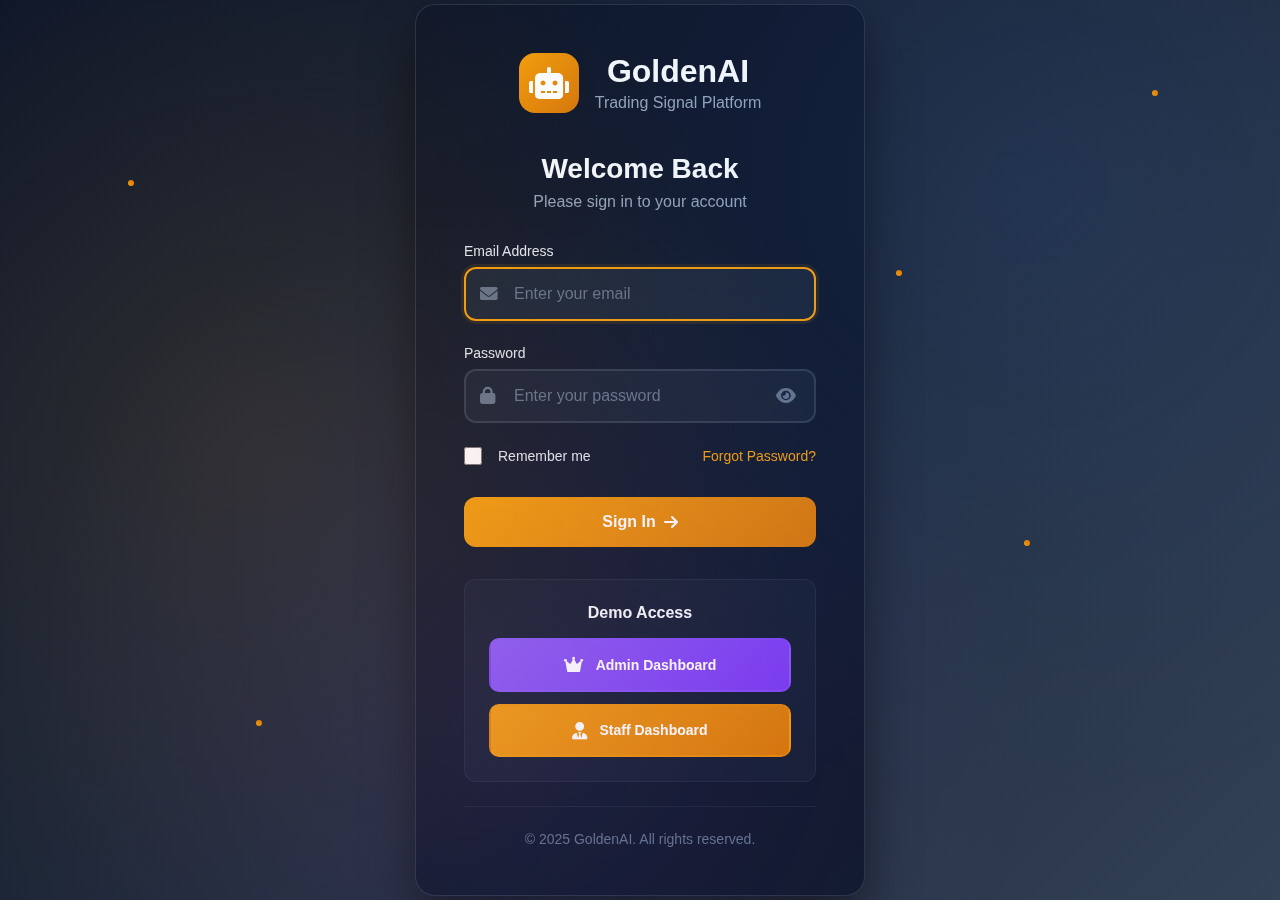
<file: index.html>
<!DOCTYPE html>
<html lang="en">
<head>
    <meta charset="UTF-8">
    <meta name="viewport" content="width=device-width, initial-scale=1.0">
    <title>GoldenAI - Login</title>
    <link rel="stylesheet" href="assets/css/common.css">
    <link rel="stylesheet" href="assets/css/login.css">
    <link href="https://cdnjs.cloudflare.com/ajax/libs/font-awesome/6.0.0/css/all.min.css" rel="stylesheet">
</head>
<body class="login-page">
    <div class="login-container">
        <div class="login-card">
            <div class="login-header">
                <div class="brand-logo">
                    <div class="brand-icon">
                        <i class="fas fa-robot"></i>
                    </div>
                    <div class="brand-text">
                        <h1>GoldenAI</h1>
                        <p>Trading Signal Platform</p>
                    </div>
                </div>
            </div>
            
            <div class="login-form-container">
                <h2>Welcome Back</h2>
                <p class="login-subtitle">Please sign in to your account</p>
                
                <form class="login-form" id="loginForm">
                    <div class="form-group">
                        <label for="email">Email Address</label>
                        <div class="input-wrapper">
                            <i class="fas fa-envelope"></i>
                            <input type="email" id="email" name="email" placeholder="Enter your email" required>
                        </div>
                    </div>
                    
                    <div class="form-group">
                        <label for="password">Password</label>
                        <div class="input-wrapper">
                            <i class="fas fa-lock"></i>
                            <input type="password" id="password" name="password" placeholder="Enter your password" required>
                            <button type="button" class="toggle-password" onclick="togglePassword()">
                                <i class="fas fa-eye"></i>
                            </button>
                        </div>
                    </div>
                    
                    <div class="form-options">
                        <label class="checkbox-wrapper">
                            <input type="checkbox" id="remember">
                            <span class="checkmark"></span>
                            Remember me
                        </label>
                        <a href="#" class="forgot-password">Forgot Password?</a>
                    </div>
                    
                    <button type="submit" class="login-btn">
                        <span class="btn-text">Sign In</span>
                        <i class="fas fa-arrow-right"></i>
                    </button>
                </form>
                
                <div class="demo-access">
                    <h3>Demo Access</h3>
                    <div class="demo-buttons">
                        <a href="admin.html" class="demo-btn admin-btn">
                            <i class="fas fa-crown"></i>
                            <span>Admin Dashboard</span>
                        </a>
                        <a href="staff.html" class="demo-btn staff-btn">
                            <i class="fas fa-user-tie"></i>
                            <span>Staff Dashboard</span>
                        </a>
                    </div>
                </div>
            </div>
            
            <div class="login-footer">
                <p>&copy; 2025 GoldenAI. All rights reserved.</p>
            </div>
        </div>
        
        <div class="login-background">
            <div class="bg-pattern"></div>
            <div class="floating-elements">
                <div class="float-item"></div>
                <div class="float-item"></div>
                <div class="float-item"></div>
                <div class="float-item"></div>
                <div class="float-item"></div>
            </div>
        </div>
    </div>
    
    <!-- Login Success Modal -->
    <div class="modal-overlay" id="loginModal" style="display: none;">
        <div class="login-success-modal">
            <div class="success-icon">
                <i class="fas fa-check-circle"></i>
            </div>
            <h3>Login Successful!</h3>
            <p id="welcomeMessage">Welcome back!</p>
            <div class="loading-bar">
                <div class="loading-progress"></div>
            </div>
            <p class="redirect-text">Redirecting to dashboard...</p>
        </div>
    </div>
    
    <script src="assets/js/login.js"></script>
</body>
</html>
</file>
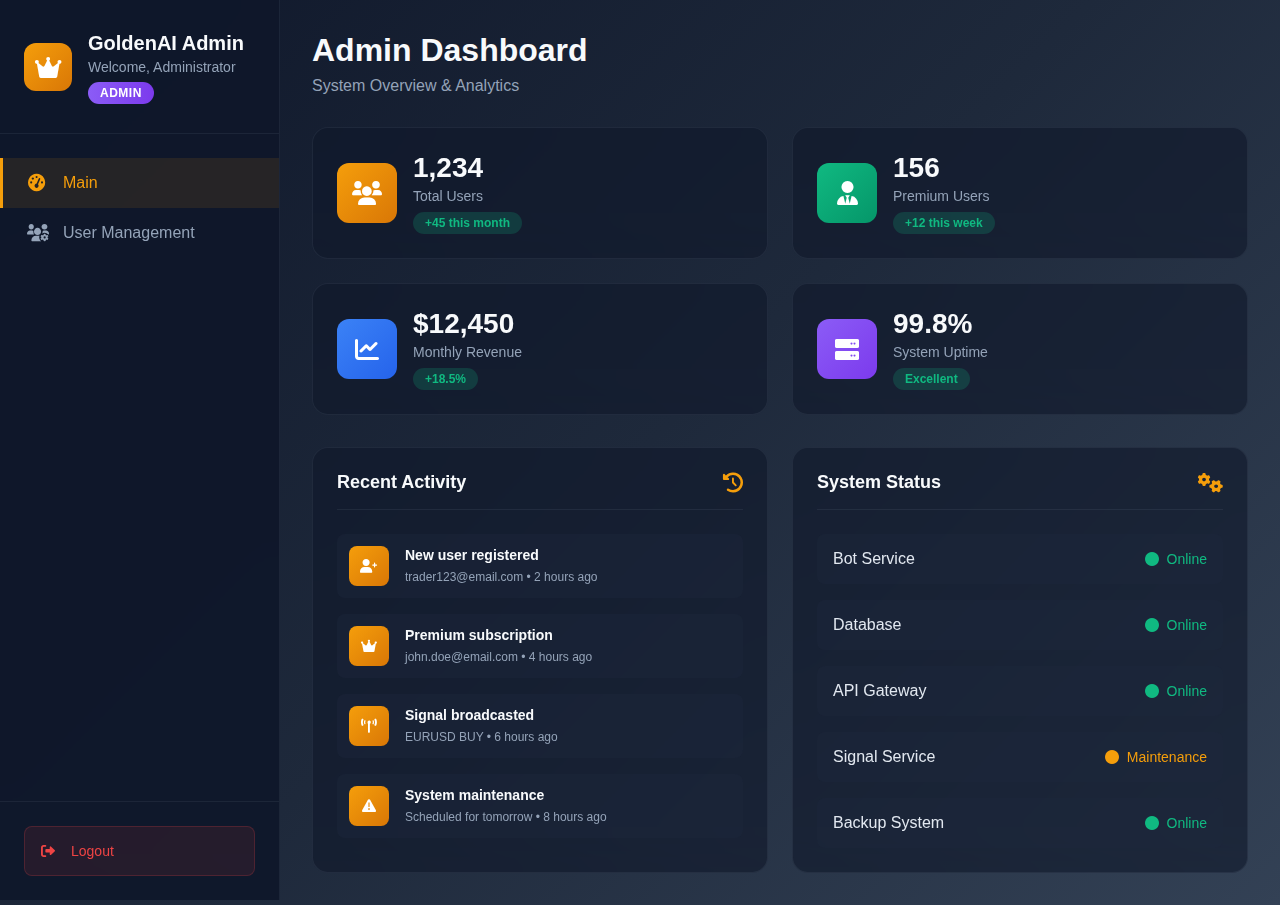
<file: admin.html>
<!DOCTYPE html>
<html lang="en">
<head>
    <meta charset="UTF-8">
    <meta name="viewport" content="width=device-width, initial-scale=1.0">
    <title>GoldenAI Admin Dashboard</title>
    <link rel="stylesheet" href="assets/css/common.css">
    <link rel="stylesheet" href="assets/css/dashboard.css">
    <link rel="stylesheet" href="assets/css/admin.css">
    <link href="https://cdnjs.cloudflare.com/ajax/libs/font-awesome/6.0.0/css/all.min.css" rel="stylesheet">
</head>
<body>
    <div class="app-container">
        <!-- Sidebar -->
        <div class="sidebar">
            <div class="sidebar-header">
                <div class="brand">
                    <div class="brand-icon">
                        <i class="fas fa-crown"></i>
                    </div>
                    <div class="brand-text">
                        <h2>GoldenAI Admin</h2>
                        <p>Welcome, Administrator</p>
                        <span class="admin-badge">ADMIN</span>
                    </div>
                </div>
            </div>
            
            <nav class="sidebar-nav">
                <a href="#" class="nav-item active" data-page="main">
                    <i class="fas fa-tachometer-alt"></i>
                    <span>Main</span>
                </a>
                <a href="#" class="nav-item" data-page="users">
                    <i class="fas fa-users-cog"></i>
                    <span>User Management</span>
                </a>
            </nav>
            
            <div class="sidebar-footer">
                <button class="logout-btn" onclick="logout()">
                    <i class="fas fa-sign-out-alt"></i>
                    <span>Logout</span>
                </button>
            </div>
        </div>
        
        <!-- Main Content -->
        <div class="main-content">
            <!-- Main Dashboard Page -->
            <div class="page active" id="main-page">
                <div class="page-header">
                    <h1>Admin Dashboard</h1>
                    <p class="page-subtitle">System Overview & Analytics</p>
                </div>
                
                <div class="dashboard-grid">
                    <div class="metric-card">
                        <div class="metric-icon">
                            <i class="fas fa-users"></i>
                        </div>
                        <div class="metric-content">
                            <div class="metric-value">1,234</div>
                            <div class="metric-label">Total Users</div>
                            <div class="metric-change positive">+45 this month</div>
                        </div>
                    </div>
                    
                    <div class="metric-card">
                        <div class="metric-icon">
                            <i class="fas fa-user-tie"></i>
                        </div>
                        <div class="metric-content">
                            <div class="metric-value">156</div>
                            <div class="metric-label">Premium Users</div>
                            <div class="metric-change positive">+12 this week</div>
                        </div>
                    </div>
                    
                    <div class="metric-card">
                        <div class="metric-icon">
                            <i class="fas fa-chart-line"></i>
                        </div>
                        <div class="metric-content">
                            <div class="metric-value">$12,450</div>
                            <div class="metric-label">Monthly Revenue</div>
                            <div class="metric-change positive">+18.5%</div>
                        </div>
                    </div>
                    
                    <div class="metric-card">
                        <div class="metric-icon">
                            <i class="fas fa-server"></i>
                        </div>
                        <div class="metric-content">
                            <div class="metric-value">99.8%</div>
                            <div class="metric-label">System Uptime</div>
                            <div class="metric-change success">Excellent</div>
                        </div>
                    </div>
                </div>
                
                <div class="admin-widgets">
                    <div class="widget-row">
                        <div class="widget-card">
                            <div class="widget-header">
                                <h3>Recent Activity</h3>
                                <i class="fas fa-history"></i>
                            </div>
                            <div class="activity-list">
                                <div class="activity-item">
                                    <div class="activity-icon">
                                        <i class="fas fa-user-plus"></i>
                                    </div>
                                    <div class="activity-content">
                                        <p><strong>New user registered</strong></p>
                                        <span>trader123@email.com • 2 hours ago</span>
                                    </div>
                                </div>
                                <div class="activity-item">
                                    <div class="activity-icon">
                                        <i class="fas fa-crown"></i>
                                    </div>
                                    <div class="activity-content">
                                        <p><strong>Premium subscription</strong></p>
                                        <span>john.doe@email.com • 4 hours ago</span>
                                    </div>
                                </div>
                                <div class="activity-item">
                                    <div class="activity-icon">
                                        <i class="fas fa-broadcast-tower"></i>
                                    </div>
                                    <div class="activity-content">
                                        <p><strong>Signal broadcasted</strong></p>
                                        <span>EURUSD BUY • 6 hours ago</span>
                                    </div>
                                </div>
                                <div class="activity-item">
                                    <div class="activity-icon">
                                        <i class="fas fa-exclamation-triangle"></i>
                                    </div>
                                    <div class="activity-content">
                                        <p><strong>System maintenance</strong></p>
                                        <span>Scheduled for tomorrow • 8 hours ago</span>
                                    </div>
                                </div>
                            </div>
                        </div>
                        
                        <div class="widget-card">
                            <div class="widget-header">
                                <h3>System Status</h3>
                                <i class="fas fa-cogs"></i>
                            </div>
                            <div class="status-list">
                                <div class="status-item">
                                    <span class="status-label">Bot Service</span>
                                    <span class="status-indicator online">
                                        <i class="fas fa-circle"></i> Online
                                    </span>
                                </div>
                                <div class="status-item">
                                    <span class="status-label">Database</span>
                                    <span class="status-indicator online">
                                        <i class="fas fa-circle"></i> Online
                                    </span>
                                </div>
                                <div class="status-item">
                                    <span class="status-label">API Gateway</span>
                                    <span class="status-indicator online">
                                        <i class="fas fa-circle"></i> Online
                                    </span>
                                </div>
                                <div class="status-item">
                                    <span class="status-label">Signal Service</span>
                                    <span class="status-indicator warning">
                                        <i class="fas fa-circle"></i> Maintenance
                                    </span>
                                </div>
                                <div class="status-item">
                                    <span class="status-label">Backup System</span>
                                    <span class="status-indicator online">
                                        <i class="fas fa-circle"></i> Online
                                    </span>
                                </div>
                            </div>
                        </div>
                    </div>
                </div>
            </div>
            
            <!-- User Management Page -->
            <div class="page" id="users-page">
                <div class="page-header">
                    <h1>User Management</h1>
                    <p class="page-subtitle">Manage user accounts and permissions</p>
                </div>
                
                <div class="user-management-container">
                    <div class="user-controls">
                        <div class="search-bar">
                            <i class="fas fa-search"></i>
                            <input type="text" placeholder="Search users..." id="userSearch">
                        </div>
                        <div class="filter-controls">
                            <select class="filter-select" id="userFilter">
                                <option value="all">All Users</option>
                                <option value="premium">Premium</option>
                                <option value="free">Free</option>
                                <option value="suspended">Suspended</option>
                            </select>
                            <button class="btn-primary" onclick="showAddUserModal()">
                                <i class="fas fa-plus"></i>
                                Add User
                            </button>
                        </div>
                    </div>
                    
                    <div class="user-table-container">
                        <table class="user-table">
                            <thead>
                                <tr>
                                    <th>User</th>
                                    <th>Email</th>
                                    <th>Type</th>
                                    <th>Status</th>
                                    <th>Joined</th>
                                    <th>Actions</th>
                                </tr>
                            </thead>
                            <tbody id="userTableBody">
                                <tr>
                                    <td>
                                        <div class="user-info">
                                            <div class="user-avatar">
                                                <i class="fas fa-user"></i>
                                            </div>
                                            <div class="user-details">
                                                <strong>John Doe</strong>
                                                <span>ID: #1234</span>
                                            </div>
                                        </div>
                                    </td>
                                    <td>john.doe@email.com</td>
                                    <td><span class="badge premium">Premium</span></td>
                                    <td><span class="status-badge active">Active</span></td>
                                    <td>2 weeks ago</td>
                                    <td>
                                        <div class="action-buttons">
                                            <button class="btn-icon" title="Edit">
                                                <i class="fas fa-edit"></i>
                                            </button>
                                            <button class="btn-icon warning" title="Suspend">
                                                <i class="fas fa-pause"></i>
                                            </button>
                                            <button class="btn-icon danger" title="Delete">
                                                <i class="fas fa-trash"></i>
                                            </button>
                                        </div>
                                    </td>
                                </tr>
                                <tr>
                                    <td>
                                        <div class="user-info">
                                            <div class="user-avatar">
                                                <i class="fas fa-user"></i>
                                            </div>
                                            <div class="user-details">
                                                <strong>Sarah Wilson</strong>
                                                <span>ID: #1235</span>
                                            </div>
                                        </div>
                                    </td>
                                    <td>sarah.wilson@email.com</td>
                                    <td><span class="badge free">Free</span></td>
                                    <td><span class="status-badge active">Active</span></td>
                                    <td>5 days ago</td>
                                    <td>
                                        <div class="action-buttons">
                                            <button class="btn-icon" title="Edit">
                                                <i class="fas fa-edit"></i>
                                            </button>
                                            <button class="btn-icon warning" title="Suspend">
                                                <i class="fas fa-pause"></i>
                                            </button>
                                            <button class="btn-icon danger" title="Delete">
                                                <i class="fas fa-trash"></i>
                                            </button>
                                        </div>
                                    </td>
                                </tr>
                                <tr>
                                    <td>
                                        <div class="user-info">
                                            <div class="user-avatar">
                                                <i class="fas fa-user"></i>
                                            </div>
                                            <div class="user-details">
                                                <strong>Mike Johnson</strong>
                                                <span>ID: #1236</span>
                                            </div>
                                        </div>
                                    </td>
                                    <td>mike.johnson@email.com</td>
                                    <td><span class="badge premium">Premium</span></td>
                                    <td><span class="status-badge suspended">Suspended</span></td>
                                    <td>1 month ago</td>
                                    <td>
                                        <div class="action-buttons">
                                            <button class="btn-icon" title="Edit">
                                                <i class="fas fa-edit"></i>
                                            </button>
                                            <button class="btn-icon success" title="Activate">
                                                <i class="fas fa-play"></i>
                                            </button>
                                            <button class="btn-icon danger" title="Delete">
                                                <i class="fas fa-trash"></i>
                                            </button>
                                        </div>
                                    </td>
                                </tr>
                            </tbody>
                        </table>
                    </div>
                    
                    <div class="pagination">
                        <button class="pagination-btn" disabled>
                            <i class="fas fa-chevron-left"></i>
                        </button>
                        <span class="pagination-info">1 of 42 pages</span>
                        <button class="pagination-btn">
                            <i class="fas fa-chevron-right"></i>
                        </button>
                    </div>
                </div>
            </div>
        </div>
    </div>
    
    <script src="assets/js/script.js"></script>
    <script>
        // Admin-specific functionality
        function logout() {
            if (confirm('Are you sure you want to logout?')) {
                window.location.href = 'index.html';
            }
        }
        
        function showAddUserModal() {
            alert('Add User feature coming soon!');
        }
        
        // Initialize admin dashboard
        document.addEventListener('DOMContentLoaded', function() {
            // Update brand for admin
            document.querySelector('.brand-text h2').textContent = 'GoldenAI Admin';
            document.querySelector('.brand-text p').textContent = 'Welcome, Administrator';
            
            // Admin badge styling
            const badge = document.querySelector('.staff-badge');
            if (badge) {
                badge.textContent = 'ADMIN';
                badge.className = 'admin-badge';
            }
        });
    </script>
</body>
</html>
</file>
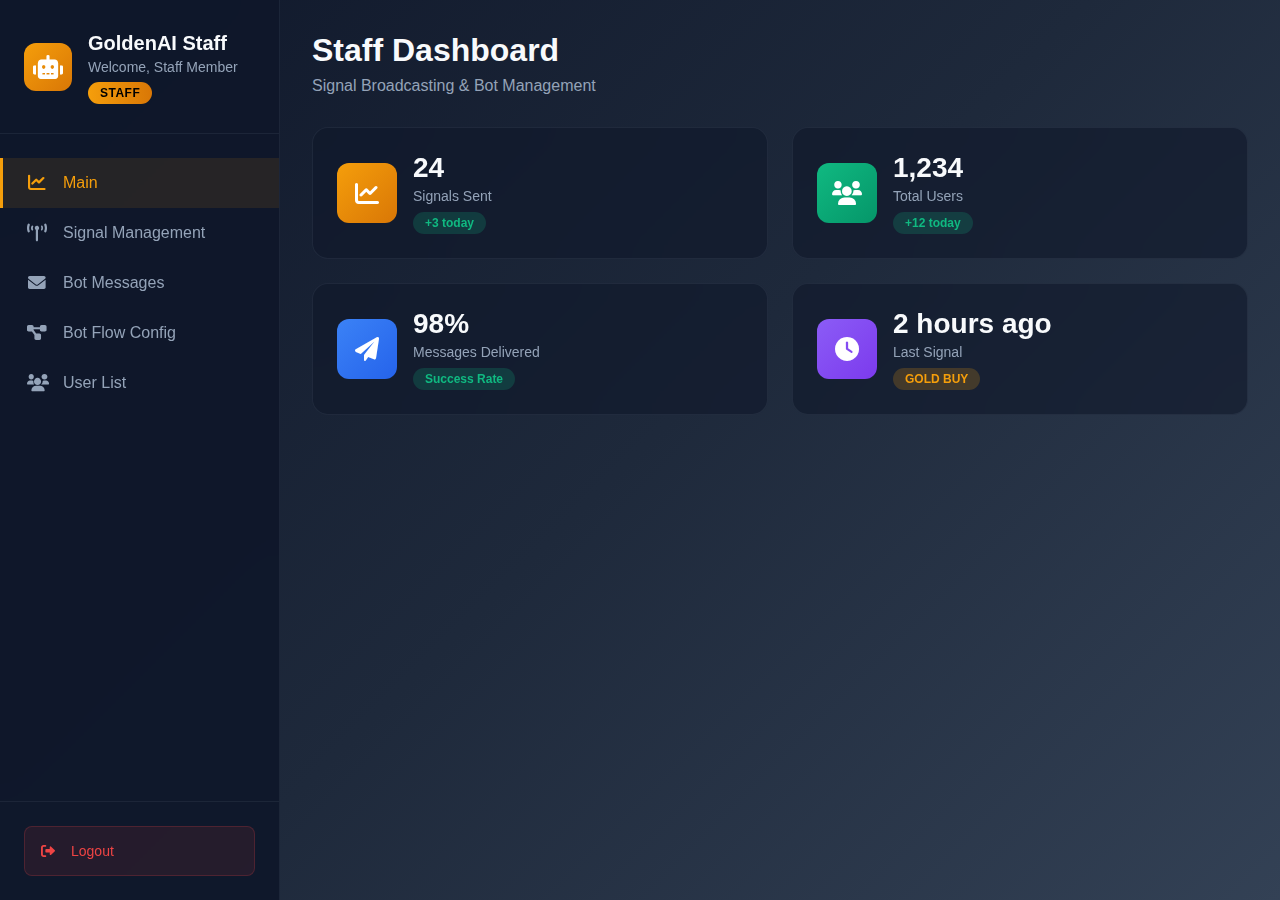
<file: staff.html>
<!DOCTYPE html>
<html lang="en">
<head>
    <meta charset="UTF-8">
    <meta name="viewport" content="width=device-width, initial-scale=1.0">
    <title>GoldenAI Staff Dashboard</title>
    <link rel="stylesheet" href="assets/css/common.css">
    <link rel="stylesheet" href="assets/css/dashboard.css">
    <link rel="stylesheet" href="assets/css/staff.css">
    <link href="https://cdnjs.cloudflare.com/ajax/libs/font-awesome/6.0.0/css/all.min.css" rel="stylesheet">
</head>
<body>
    <div class="app-container">
        <!-- Sidebar -->
        <div class="sidebar">
            <div class="sidebar-header">
                <div class="brand">
                    <div class="brand-icon">
                        <i class="fas fa-robot"></i>
                    </div>
                    <div class="brand-text">
                        <h2>GoldenAI Staff</h2>
                        <p>Welcome, Staff Member</p>
                        <span class="staff-badge">STAFF</span>
                    </div>
                </div>
            </div>
            
            <nav class="sidebar-nav">
                <a href="#" class="nav-item active" data-page="main">
                    <i class="fas fa-chart-line"></i>
                    <span>Main</span>
                </a>
                <a href="#" class="nav-item" data-page="signals">
                    <i class="fas fa-broadcast-tower"></i>
                    <span>Signal Management</span>
                </a>
                <a href="#" class="nav-item" data-page="messages">
                    <i class="fas fa-envelope"></i>
                    <span>Bot Messages</span>
                </a>
                <a href="#" class="nav-item" data-page="flow">
                    <i class="fas fa-project-diagram"></i>
                    <span>Bot Flow Config</span>
                </a>
                <a href="#" class="nav-item" data-page="users">
                    <i class="fas fa-users"></i>
                    <span>User List</span>
                </a>
            </nav>
            
            <div class="sidebar-footer">
                <button class="logout-btn">
                    <i class="fas fa-sign-out-alt"></i>
                    <span>Logout</span>
                </button>
            </div>
        </div>
        
        <!-- Main Content -->
        <div class="main-content">
            <!-- Main Dashboard Page -->
            <div class="page active" id="main-page">
                <div class="page-header">
                    <h1>Staff Dashboard</h1>
                    <p class="page-subtitle">Signal Broadcasting & Bot Management</p>
                </div>
                
                <div class="dashboard-grid">
                    <div class="metric-card">
                        <div class="metric-icon">
                            <i class="fas fa-chart-line"></i>
                        </div>
                        <div class="metric-content">
                            <div class="metric-value">24</div>
                            <div class="metric-label">Signals Sent</div>
                            <div class="metric-change positive">+3 today</div>
                        </div>
                    </div>
                    
                    <div class="metric-card">
                        <div class="metric-icon">
                            <i class="fas fa-users"></i>
                        </div>
                        <div class="metric-content">
                            <div class="metric-value">1,234</div>
                            <div class="metric-label">Total Users</div>
                            <div class="metric-change positive">+12 today</div>
                        </div>
                    </div>
                    
                    <div class="metric-card">
                        <div class="metric-icon">
                            <i class="fas fa-paper-plane"></i>
                        </div>
                        <div class="metric-content">
                            <div class="metric-value">98%</div>
                            <div class="metric-label">Messages Delivered</div>
                            <div class="metric-change success">Success Rate</div>
                        </div>
                    </div>
                    
                    <div class="metric-card">
                        <div class="metric-icon">
                            <i class="fas fa-clock"></i>
                        </div>
                        <div class="metric-content">
                            <div class="metric-value">2 hours ago</div>
                            <div class="metric-label">Last Signal</div>
                            <div class="metric-change gold">GOLD BUY</div>
                        </div>
                    </div>
                </div>
            </div>
            
            <!-- Bot Messages Page -->
            <div class="page" id="messages-page">
                <div class="page-header">
                    <h1>Bot Messages</h1>
                    <p class="page-subtitle">Compose and send custom bot messages</p>
                </div>
                
                <div class="messages-container">
                    <div class="compose-section">
                        <h3>Compose Message</h3>
                        
                        <div class="message-tabs">
                            <button class="tab-btn active" data-type="announcement">
                                <i class="fas fa-bullhorn"></i>
                                Announcement
                            </button>
                            <button class="tab-btn" data-type="promotion">
                                <i class="fas fa-tag"></i>
                                Promotion
                            </button>
                            <button class="tab-btn" data-type="reminder">
                                <i class="fas fa-bell"></i>
                                Reminder
                            </button>
                            <button class="tab-btn" data-type="custom">
                                <i class="fas fa-edit"></i>
                                Custom
                            </button>
                        </div>
                        
                        <div class="message-compose">
                            <div class="compose-header">
                                <h4>Bot Message</h4>
                            </div>
                            <textarea class="message-textarea" placeholder="Enter your announcement message..."></textarea>
                            
                            <div class="message-options">
                                <div class="options-column">
                                    <h4>Message Features</h4>
                                    <div class="option-item">
                                        <input type="checkbox" id="action-buttons">
                                        <label for="action-buttons">Include Action Buttons</label>
                                    </div>
                                    <div class="option-item">
                                        <input type="checkbox" id="add-emojis" checked>
                                        <label for="add-emojis">✨Add Emojis</label>
                                    </div>
                                    <div class="option-item">
                                        <input type="checkbox" id="markdown">
                                        <label for="markdown">Use Markdown Formatting</label>
                                    </div>
                                </div>
                                
                                <div class="options-column">
                                    <h4>Target Users</h4>
                                    <div class="option-item">
                                        <input type="radio" name="target" id="all-users" checked>
                                        <label for="all-users">All Users</label>
                                    </div>
                                    <div class="option-item">
                                        <input type="radio" name="target" id="premium-only">
                                        <label for="premium-only">💎Premium Only</label>
                                    </div>
                                    <div class="option-item">
                                        <input type="radio" name="target" id="free-only">
                                        <label for="free-only">Free Users Only</label>
                                    </div>
                                    <div class="option-item">
                                        <input type="radio" name="target" id="suspended">
                                        <label for="suspended">Suspended Users</label>
                                    </div>
                                </div>
                            </div>
                            
                            <div class="message-actions">
                                <button class="btn-secondary">
                                    <i class="fas fa-eye"></i>
                                    Preview
                                </button>
                                <button class="btn-primary">
                                    <i class="fas fa-paper-plane"></i>
                                    Send Message
                                </button>
                            </div>
                        </div>
                    </div>
                </div>
            </div>
            
            <!-- Signal Management Page -->
            <div class="page" id="signals-page">
                <div class="page-header">
                    <h1>Signal Management</h1>
                    <p class="page-subtitle">Create and broadcast trading signals</p>
                </div>
                
                <div class="signals-container">
                    <div class="compose-section">
                        <h3>Compose Trading Signal</h3>
                        
                        <div class="signal-tabs">
                            <button class="tab-btn active" data-type="gold">
                                <i class="fas fa-coins"></i>
                                Gold Signal
                            </button>
                            <button class="tab-btn" data-type="forex">
                                <i class="fas fa-chart-line"></i>
                                Forex Signal
                            </button>
                            <button class="tab-btn" data-type="crypto">
                                <i class="fas fa-bitcoin"></i>
                                Crypto Signal
                            </button>
                            <button class="tab-btn" data-type="custom">
                                <i class="fas fa-edit"></i>
                                Custom Signal
                            </button>
                        </div>
                        
                        <div class="signal-compose">
                            <div class="compose-header">
                                <h4>Trading Signal</h4>
                            </div>
                            
                            <div class="signal-templates">
                                <h5>Quick Templates</h5>
                                <div class="template-buttons">
                                    <button class="template-btn" data-template="gold-buy">🥇 GOLD BUY</button>
                                    <button class="template-btn" data-template="gold-sell">🥇 GOLD SELL</button>
                                    <button class="template-btn" data-template="eurusd-buy">💶 EURUSD BUY</button>
                                    <button class="template-btn" data-template="btc-buy">₿ BTC BUY</button>
                                </div>
                            </div>
                            
                            <textarea class="signal-textarea" placeholder="📈 **GOLD BUY SIGNAL** 📈

🎯 **Entry:** $2,650.00
🛑 **Stop Loss:** $2,630.00
💰 **Take Profit 1:** $2,680.00
💰 **Take Profit 2:** $2,710.00

📊 **Risk/Reward:** 1:2.5
⏰ **Valid Until:** 24 hours

🔥 **Analysis:** Strong bullish momentum with support at key level. Economic data favoring gold rally.

#GoldTrading #TradingSignal #ForexSignals"></textarea>
                            
                            <div class="signal-options">
                                <div class="options-column">
                                    <h4>Signal Features</h4>
                                    <div class="option-item">
                                        <input type="checkbox" id="include-chart" checked>
                                        <label for="include-chart">📊 Include Chart Analysis</label>
                                    </div>
                                    <div class="option-item">
                                        <input type="checkbox" id="add-alerts" checked>
                                        <label for="add-alerts">🔔 Add Price Alerts</label>
                                    </div>
                                    <div class="option-item">
                                        <input type="checkbox" id="risk-management">
                                        <label for="risk-management">⚠️ Risk Management Tips</label>
                                    </div>
                                </div>
                                
                                <div class="options-column">
                                    <h4>Target Audience</h4>
                                    <div class="option-item">
                                        <input type="radio" name="signal-target" id="all-traders" checked>
                                        <label for="all-traders">All Traders</label>
                                    </div>
                                    <div class="option-item">
                                        <input type="radio" name="signal-target" id="premium-traders">
                                        <label for="premium-traders">💎 Premium Traders Only</label>
                                    </div>
                                    <div class="option-item">
                                        <input type="radio" name="signal-target" id="vip-traders">
                                        <label for="vip-traders">👑 VIP Traders Only</label>
                                    </div>
                                </div>
                            </div>
                            
                            <div class="signal-actions">
                                <button class="btn-secondary">
                                    <i class="fas fa-eye"></i>
                                    Preview Signal
                                </button>
                                <button class="btn-primary">
                                    <i class="fas fa-broadcast-tower"></i>
                                    Broadcast Signal
                                </button>
                            </div>
                        </div>
                    </div>
                </div>
            </div>
            
            <!-- Bot Flow Config Page -->
            <div class="page" id="flow-page">
                <div class="page-header">
                    <h1>Bot Flow Configuration</h1>
                    <p class="page-subtitle">Configure automated conversation flows</p>
                </div>
                <div class="coming-soon">
                    <i class="fas fa-cog fa-spin"></i>
                    <p>Bot Flow Configuration Coming Soon</p>
                </div>
            </div>
            
            <!-- User List Page -->
            <div class="page" id="users-page">
                <div class="page-header">
                    <h1>User List</h1>
                    <p class="page-subtitle">View and monitor trading platform users</p>
                </div>
                
                <div class="user-list-container">
                    <div class="user-controls">
                        <div class="search-bar">
                            <i class="fas fa-search"></i>
                            <input type="text" placeholder="Search users..." id="userSearch">
                        </div>
                        <div class="filter-controls">
                            <select class="filter-select" id="userFilter">
                                <option value="all">All Users</option>
                                <option value="premium">Premium Users</option>
                                <option value="free">Free Users</option>
                                <option value="active">Active Users</option>
                                <option value="new">New Users</option>
                            </select>
                            <div class="user-stats">
                                <span class="stat-item">
                                    <strong>Total:</strong> 247 users
                                </span>
                                <span class="stat-item">
                                    <strong>Premium:</strong> 89 users
                                </span>
                            </div>
                        </div>
                    </div>
                    
                    <div class="user-table-container">
                        <table class="user-table">
                            <thead>
                                <tr>
                                    <th>User</th>
                                    <th>Email</th>
                                    <th>Type</th>
                                    <th>Status</th>
                                    <th>Joined</th>
                                    <th>Last Active</th>
                                </tr>
                            </thead>
                            <tbody id="userTableBody">
                                <tr>
                                    <td>
                                        <div class="user-info">
                                            <div class="user-avatar premium">
                                                <i class="fas fa-crown"></i>
                                            </div>
                                            <div class="user-details">
                                                <strong>Michael Chen</strong>
                                                <span>ID: #2847</span>
                                            </div>
                                        </div>
                                    </td>
                                    <td>michael.chen@email.com</td>
                                    <td><span class="badge premium">💎 Premium</span></td>
                                    <td><span class="status-badge active">Active</span></td>
                                    <td>2 months ago</td>
                                    <td>5 minutes ago</td>
                                </tr>
                                <tr>
                                    <td>
                                        <div class="user-info">
                                            <div class="user-avatar free">
                                                <i class="fas fa-user"></i>
                                            </div>
                                            <div class="user-details">
                                                <strong>Sarah Johnson</strong>
                                                <span>ID: #2848</span>
                                            </div>
                                        </div>
                                    </td>
                                    <td>sarah.johnson@email.com</td>
                                    <td><span class="badge free">Free User</span></td>
                                    <td><span class="status-badge active">Active</span></td>
                                    <td>3 weeks ago</td>
                                    <td>2 hours ago</td>
                                </tr>
                                <tr>
                                    <td>
                                        <div class="user-info">
                                            <div class="user-avatar premium">
                                                <i class="fas fa-crown"></i>
                                            </div>
                                            <div class="user-details">
                                                <strong>Ahmed Hassan</strong>
                                                <span>ID: #2849</span>
                                            </div>
                                        </div>
                                    </td>
                                    <td>ahmed.hassan@email.com</td>
                                    <td><span class="badge premium">💎 Premium</span></td>
                                    <td><span class="status-badge active">Active</span></td>
                                    <td>1 month ago</td>
                                    <td>30 minutes ago</td>
                                </tr>
                                <tr>
                                    <td>
                                        <div class="user-info">
                                            <div class="user-avatar free">
                                                <i class="fas fa-user"></i>
                                            </div>
                                            <div class="user-details">
                                                <strong>Emma Rodriguez</strong>
                                                <span>ID: #2850</span>
                                            </div>
                                        </div>
                                    </td>
                                    <td>emma.rodriguez@email.com</td>
                                    <td><span class="badge free">Free User</span></td>
                                    <td><span class="status-badge offline">Offline</span></td>
                                    <td>1 week ago</td>
                                    <td>1 day ago</td>
                                </tr>
                                <tr>
                                    <td>
                                        <div class="user-info">
                                            <div class="user-avatar premium">
                                                <i class="fas fa-crown"></i>
                                            </div>
                                            <div class="user-details">
                                                <strong>David Kim</strong>
                                                <span>ID: #2851</span>
                                            </div>
                                        </div>
                                    </td>
                                    <td>david.kim@email.com</td>
                                    <td><span class="badge premium">💎 Premium</span></td>
                                    <td><span class="status-badge active">Active</span></td>
                                    <td>6 weeks ago</td>
                                    <td>15 minutes ago</td>
                                </tr>
                                <tr>
                                    <td>
                                        <div class="user-info">
                                            <div class="user-avatar free">
                                                <i class="fas fa-user"></i>
                                            </div>
                                            <div class="user-details">
                                                <strong>Lisa Thompson</strong>
                                                <span>ID: #2852</span>
                                            </div>
                                        </div>
                                    </td>
                                    <td>lisa.thompson@email.com</td>
                                    <td><span class="badge free">Free User</span></td>
                                    <td><span class="status-badge active">Active</span></td>
                                    <td>5 days ago</td>
                                    <td>1 hour ago</td>
                                </tr>
                                <tr>
                                    <td>
                                        <div class="user-info">
                                            <div class="user-avatar premium">
                                                <i class="fas fa-crown"></i>
                                            </div>
                                            <div class="user-details">
                                                <strong>Robert Wilson</strong>
                                                <span>ID: #2853</span>
                                            </div>
                                        </div>
                                    </td>
                                    <td>robert.wilson@email.com</td>
                                    <td><span class="badge premium">💎 Premium</span></td>
                                    <td><span class="status-badge active">Active</span></td>
                                    <td>3 months ago</td>
                                    <td>10 minutes ago</td>
                                </tr>
                                <tr>
                                    <td>
                                        <div class="user-info">
                                            <div class="user-avatar free">
                                                <i class="fas fa-user"></i>
                                            </div>
                                            <div class="user-details">
                                                <strong>Maria Garcia</strong>
                                                <span>ID: #2854</span>
                                            </div>
                                        </div>
                                    </td>
                                    <td>maria.garcia@email.com</td>
                                    <td><span class="badge free">Free User</span></td>
                                    <td><span class="status-badge active">Active</span></td>
                                    <td>2 weeks ago</td>
                                    <td>45 minutes ago</td>
                                </tr>
                            </tbody>
                        </table>
                    </div>
                    
                    <div class="pagination">
                        <button class="pagination-btn" disabled>
                            <i class="fas fa-chevron-left"></i>
                        </button>
                        <span class="pagination-info">1 of 31 pages • Showing 8 of 247 users</span>
                        <button class="pagination-btn">
                            <i class="fas fa-chevron-right"></i>
                        </button>
                    </div>
                </div>
            </div>
        </div>
    </div>
    
    <script src="assets/js/script.js"></script>
</body>
</html>
</file>
<file: assets/css/common.css>
/* GoldenAI Common Styles - Shared across all pages */
* {
    margin: 0;
    padding: 0;
    box-sizing: border-box;
}

body {
    font-family: 'Inter', -apple-system, BlinkMacSystemFont, 'Segoe UI', Roboto, sans-serif;
    color: #E2E8F0;
    overflow-x: hidden;
}

/* Common Button Styles */
.btn-primary {
    display: flex;
    align-items: center;
    gap: 0.5rem;
    padding: 0.75rem 1.5rem;
    background: linear-gradient(135deg, #F59E0B, #D97706);
    color: white;
    border: none;
    border-radius: 8px;
    cursor: pointer;
    transition: all 0.3s ease;
    font-size: 0.875rem;
    font-weight: 500;
}

.btn-primary:hover {
    background: linear-gradient(135deg, #D97706, #B45309);
    transform: translateY(-1px);
    box-shadow: 0 10px 20px rgba(245, 158, 11, 0.3);
}

.btn-secondary {
    display: flex;
    align-items: center;
    gap: 0.5rem;
    padding: 0.75rem 1.5rem;
    background: rgba(30, 41, 59, 0.6);
    color: #E2E8F0;
    border: 1px solid rgba(148, 163, 184, 0.2);
    border-radius: 8px;
    cursor: pointer;
    transition: all 0.3s ease;
    font-size: 0.875rem;
    font-weight: 500;
}

.btn-secondary:hover {
    background: rgba(30, 41, 59, 0.8);
    border-color: rgba(148, 163, 184, 0.3);
}

/* Common Badge Styles */
.staff-badge {
    background: linear-gradient(90deg, #F59E0B, #D97706);
    color: #000;
    padding: 0.25rem 0.75rem;
    border-radius: 20px;
    font-size: 0.75rem;
    font-weight: 700;
    text-transform: uppercase;
    letter-spacing: 0.5px;
}

.admin-badge {
    background: linear-gradient(90deg, #8B5CF6, #7C3AED);
    color: white;
    padding: 0.25rem 0.75rem;
    border-radius: 20px;
    font-size: 0.75rem;
    font-weight: 700;
    text-transform: uppercase;
    letter-spacing: 0.5px;
}

/* Common Animation */
@keyframes fadeIn {
    from { opacity: 0; transform: translateY(10px); }
    to { opacity: 1; transform: translateY(0); }
}

/* Common Scrollbar Styling */
::-webkit-scrollbar {
    width: 6px;
}

::-webkit-scrollbar-track {
    background: rgba(30, 41, 59, 0.3);
}

::-webkit-scrollbar-thumb {
    background: rgba(148, 163, 184, 0.3);
    border-radius: 3px;
}

::-webkit-scrollbar-thumb:hover {
    background: rgba(148, 163, 184, 0.5);
}

/* Smooth transitions */
* {
    transition: border-color 0.3s ease, box-shadow 0.3s ease;
}
</file>
<file: assets/css/login.css>
/* GoldenAI Login Page Styles */
.login-page {
    background: linear-gradient(135deg, #0F172A 0%, #1E293B 50%, #334155 100%);
    min-height: 100vh;
    display: flex;
    align-items: center;
    justify-content: center;
    position: relative;
    overflow: hidden;
}

.login-container {
    display: flex;
    align-items: center;
    justify-content: center;
    min-height: 100vh;
    width: 100%;
    position: relative;
    z-index: 10;
}

.login-card {
    background: rgba(15, 23, 42, 0.95);
    backdrop-filter: blur(20px);
    border: 1px solid rgba(148, 163, 184, 0.2);
    border-radius: 20px;
    padding: 3rem;
    width: 100%;
    max-width: 450px;
    box-shadow: 0 25px 50px rgba(0, 0, 0, 0.5);
    animation: slideUp 0.6s ease-out;
}

@keyframes slideUp {
    from {
        opacity: 0;
        transform: translateY(30px);
    }
    to {
        opacity: 1;
        transform: translateY(0);
    }
}

.login-header {
    text-align: center;
    margin-bottom: 2.5rem;
}

.brand-logo {
    display: flex;
    align-items: center;
    justify-content: center;
    gap: 1rem;
    margin-bottom: 1rem;
}

.login-header .brand-icon {
    width: 60px;
    height: 60px;
    background: linear-gradient(135deg, #F59E0B, #D97706);
    border-radius: 16px;
    display: flex;
    align-items: center;
    justify-content: center;
    font-size: 2rem;
    color: white;
}

.login-header .brand-text h1 {
    color: #F8FAFC;
    font-size: 2rem;
    font-weight: 700;
    margin-bottom: 0.25rem;
}

.login-header .brand-text p {
    color: #94A3B8;
    font-size: 1rem;
}

.login-form-container h2 {
    color: #F8FAFC;
    font-size: 1.75rem;
    font-weight: 700;
    text-align: center;
    margin-bottom: 0.5rem;
}

.login-subtitle {
    color: #94A3B8;
    text-align: center;
    margin-bottom: 2rem;
    font-size: 1rem;
}

.login-form {
    margin-bottom: 2rem;
}

.form-group {
    margin-bottom: 1.5rem;
}

.form-group label {
    display: block;
    color: #E2E8F0;
    font-weight: 500;
    margin-bottom: 0.5rem;
    font-size: 0.875rem;
}

.input-wrapper {
    position: relative;
    display: block;
    width: 100%;
}

.input-wrapper i {
    position: absolute;
    left: 1rem;
    top: 50%;
    transform: translateY(-50%);
    color: #64748B;
    font-size: 1.1rem;
    z-index: 10;
    pointer-events: none;
}

.form-group input {
    width: 100%;
    padding: 1rem 3.5rem 1rem 3rem;
    background: rgba(30, 41, 59, 0.6);
    border: 2px solid rgba(148, 163, 184, 0.2);
    border-radius: 12px;
    color: #F8FAFC;
    font-size: 1rem;
    transition: all 0.3s ease;
    position: relative;
    z-index: 1;
}

.form-group input:focus {
    outline: none;
    border-color: #F59E0B;
    background: rgba(30, 41, 59, 0.8);
    box-shadow: 0 0 0 3px rgba(245, 158, 11, 0.1);
}

.form-group input::placeholder {
    color: #64748B;
}

.toggle-password {
    position: absolute;
    right: 1rem;
    top: 50%;
    transform: translateY(-50%);
    background: none;
    border: none;
    color: #64748B;
    cursor: pointer;
    padding: 0.5rem;
    border-radius: 6px;
    transition: color 0.3s ease;
    z-index: 10;
    width: 40px;
    height: 40px;
    display: flex;
    align-items: center;
    justify-content: center;
}

.toggle-password:hover {
    color: #F59E0B;
}

.form-options {
    display: flex;
    justify-content: space-between;
    align-items: center;
    margin-bottom: 2rem;
}

.checkbox-wrapper {
    display: flex;
    align-items: center;
    gap: 0.5rem;
    color: #E2E8F0;
    cursor: pointer;
    font-size: 0.875rem;
}

.checkbox-wrapper input[type="checkbox"] {
    width: 18px;
    height: 18px;
    accent-color: #F59E0B;
}

.forgot-password {
    color: #F59E0B;
    text-decoration: none;
    font-size: 0.875rem;
    font-weight: 500;
    transition: color 0.3s ease;
}

.forgot-password:hover {
    color: #D97706;
}

.login-btn {
    width: 100%;
    padding: 1rem 2rem;
    background: linear-gradient(135deg, #F59E0B, #D97706);
    color: white;
    border: none;
    border-radius: 12px;
    font-size: 1rem;
    font-weight: 600;
    cursor: pointer;
    transition: all 0.3s ease;
    display: flex;
    align-items: center;
    justify-content: center;
    gap: 0.5rem;
    position: relative;
    overflow: hidden;
}

.login-btn:hover {
    background: linear-gradient(135deg, #D97706, #B45309);
    transform: translateY(-2px);
    box-shadow: 0 10px 25px rgba(245, 158, 11, 0.4);
}

.login-btn:active {
    transform: translateY(0);
}

.demo-access {
    background: rgba(30, 41, 59, 0.4);
    border: 1px solid rgba(148, 163, 184, 0.1);
    border-radius: 12px;
    padding: 1.5rem;
    margin-bottom: 1.5rem;
    position: relative;
    z-index: 50;
}

.demo-access h3 {
    color: #F8FAFC;
    font-size: 1rem;
    font-weight: 600;
    margin-bottom: 1rem;
    text-align: center;
}

.demo-buttons {
    display: flex;
    flex-direction: column;
    gap: 0.75rem;
}

.demo-btn {
    display: flex;
    align-items: center;
    justify-content: center;
    gap: 0.75rem;
    padding: 1rem 1.5rem;
    border: 2px solid transparent;
    border-radius: 10px;
    cursor: pointer;
    transition: all 0.3s ease;
    font-size: 0.875rem;
    font-weight: 600;
    text-decoration: none;
    z-index: 100;
    position: relative;
    pointer-events: auto;
}

.admin-btn {
    background: linear-gradient(135deg, #8B5CF6, #7C3AED);
    color: white;
    border-color: rgba(139, 92, 246, 0.3);
}

.admin-btn:hover {
    background: linear-gradient(135deg, #7C3AED, #6D28D9);
    transform: translateY(-2px);
    box-shadow: 0 8px 20px rgba(139, 92, 246, 0.4);
}

.staff-btn {
    background: linear-gradient(135deg, #F59E0B, #D97706);
    color: white;
    border-color: rgba(245, 158, 11, 0.3);
}

.staff-btn:hover {
    background: linear-gradient(135deg, #D97706, #B45309);
    transform: translateY(-2px);
    box-shadow: 0 8px 20px rgba(245, 158, 11, 0.4);
}

.demo-btn i {
    font-size: 1.1rem;
}

.demo-btn span {
    font-weight: 600;
}

.login-footer {
    text-align: center;
    padding-top: 1.5rem;
    border-top: 1px solid rgba(148, 163, 184, 0.1);
}

.login-footer p {
    color: #64748B;
    font-size: 0.875rem;
}

/* Background Effects */
.login-background {
    position: absolute;
    top: 0;
    left: 0;
    width: 100%;
    height: 100%;
    z-index: 1;
    overflow: hidden;
}

.bg-pattern {
    position: absolute;
    top: 0;
    left: 0;
    width: 100%;
    height: 100%;
    background-image: radial-gradient(circle at 20% 50%, rgba(245, 158, 11, 0.1) 0%, transparent 50%),
                      radial-gradient(circle at 80% 20%, rgba(59, 130, 246, 0.1) 0%, transparent 50%),
                      radial-gradient(circle at 40% 80%, rgba(139, 92, 246, 0.1) 0%, transparent 50%);
    animation: patternMove 20s ease-in-out infinite;
}

@keyframes patternMove {
    0%, 100% { transform: translateX(0) translateY(0) rotate(0deg); }
    33% { transform: translateX(-20px) translateY(-20px) rotate(1deg); }
    66% { transform: translateX(20px) translateY(20px) rotate(-1deg); }
}

.floating-elements {
    position: absolute;
    top: 0;
    left: 0;
    width: 100%;
    height: 100%;
}

.float-item {
    position: absolute;
    width: 6px;
    height: 6px;
    background: linear-gradient(45deg, #F59E0B, #D97706);
    border-radius: 50%;
    animation: float 15s infinite linear;
}

.float-item:nth-child(1) {
    top: 20%;
    left: 10%;
    animation-delay: -0s;
    animation-duration: 20s;
}

.float-item:nth-child(2) {
    top: 60%;
    left: 80%;
    animation-delay: -5s;
    animation-duration: 25s;
}

.float-item:nth-child(3) {
    top: 80%;
    left: 20%;
    animation-delay: -10s;
    animation-duration: 30s;
}

.float-item:nth-child(4) {
    top: 30%;
    left: 70%;
    animation-delay: -15s;
    animation-duration: 18s;
}

.float-item:nth-child(5) {
    top: 10%;
    left: 90%;
    animation-delay: -20s;
    animation-duration: 22s;
}

@keyframes float {
    0% {
        transform: translateY(0px) rotate(0deg);
        opacity: 1;
    }
    50% {
        transform: translateY(-20px) rotate(180deg);
        opacity: 0.8;
    }
    100% {
        transform: translateY(0px) rotate(360deg);
        opacity: 1;
    }
}

/* Login Success Modal */
.modal-overlay {
    position: fixed;
    top: 0;
    left: 0;
    width: 100%;
    height: 100%;
    background: rgba(0, 0, 0, 0.8);
    display: flex;
    align-items: center;
    justify-content: center;
    z-index: 10000;
}

.login-success-modal {
    background: rgba(15, 23, 42, 0.95);
    backdrop-filter: blur(20px);
    border: 1px solid rgba(148, 163, 184, 0.2);
    border-radius: 16px;
    padding: 2rem;
    text-align: center;
    max-width: 400px;
    width: 90%;
    animation: modalSlideIn 0.3s ease-out;
}

@keyframes modalSlideIn {
    from {
        opacity: 0;
        transform: scale(0.9) translateY(20px);
    }
    to {
        opacity: 1;
        transform: scale(1) translateY(0);
    }
}

.success-icon {
    width: 80px;
    height: 80px;
    background: linear-gradient(135deg, #10B981, #059669);
    border-radius: 50%;
    display: flex;
    align-items: center;
    justify-content: center;
    margin: 0 auto 1.5rem;
    font-size: 2rem;
    color: white;
    animation: successPulse 1s ease-in-out;
}

@keyframes successPulse {
    0% {
        transform: scale(0);
    }
    50% {
        transform: scale(1.1);
    }
    100% {
        transform: scale(1);
    }
}

.login-success-modal h3 {
    color: #F8FAFC;
    font-size: 1.5rem;
    font-weight: 700;
    margin-bottom: 0.5rem;
}

.login-success-modal p {
    color: #94A3B8;
    margin-bottom: 1.5rem;
}

.loading-bar {
    width: 100%;
    height: 4px;
    background: rgba(30, 41, 59, 0.6);
    border-radius: 2px;
    overflow: hidden;
    margin-bottom: 1rem;
}

.loading-progress {
    height: 100%;
    background: linear-gradient(90deg, #F59E0B, #D97706);
    border-radius: 2px;
    animation: loadingProgress 2s ease-in-out;
}

@keyframes loadingProgress {
    0% {
        width: 0%;
    }
    100% {
        width: 100%;
    }
}

.redirect-text {
    color: #64748B;
    font-size: 0.875rem;
}

/* Input Focus Effects */
.input-wrapper.focused {
    transform: translateY(-2px);
}

.login-btn:disabled {
    cursor: not-allowed;
}

/* Error Animation */
@keyframes errorSlideOut {
    from {
        opacity: 1;
        transform: translateY(0);
    }
    to {
        opacity: 0;
        transform: translateY(-10px);
    }
}

/* Shake Animation */
@keyframes shake {
    0%, 100% { transform: translateX(0); }
    25% { transform: translateX(-5px); }
    75% { transform: translateX(5px); }
}

/* Notification Animation */
.notification {
    animation: slideInRight 0.3s ease-out;
}

@keyframes slideInRight {
    from {
        transform: translateX(100%);
        opacity: 0;
    }
    to {
        transform: translateX(0);
        opacity: 1;
    }
}

/* Responsive Design */
@media (max-width: 768px) {
    .login-card {
        margin: 1rem;
        padding: 2rem;
    }
    
    .credential-item {
        flex-direction: column;
        align-items: flex-start;
        gap: 0.5rem;
    }
}
</file>
<file: assets/css/dashboard.css>
/* GoldenAI Dashboard Styles - Shared for Staff & Admin */
body {
    background: linear-gradient(135deg, #0F172A 0%, #1E293B 50%, #334155 100%);
    min-height: 100vh;
}

.app-container {
    display: flex;
    min-height: 100vh;
}

/* Sidebar Styles */
.sidebar {
    width: 280px;
    background: rgba(15, 23, 42, 0.95);
    backdrop-filter: blur(20px);
    border-right: 1px solid rgba(148, 163, 184, 0.1);
    display: flex;
    flex-direction: column;
    position: fixed;
    height: 100vh;
    z-index: 1000;
}

.sidebar-header {
    padding: 2rem 1.5rem;
    border-bottom: 1px solid rgba(148, 163, 184, 0.1);
}

.brand {
    display: flex;
    align-items: center;
    gap: 1rem;
}

.brand-icon {
    width: 48px;
    height: 48px;
    background: linear-gradient(135deg, #F59E0B, #D97706);
    border-radius: 12px;
    display: flex;
    align-items: center;
    justify-content: center;
    font-size: 1.5rem;
    color: white;
}

.brand-text h2 {
    color: #F8FAFC;
    font-size: 1.25rem;
    font-weight: 700;
    margin-bottom: 0.25rem;
}

.brand-text p {
    color: #94A3B8;
    font-size: 0.875rem;
    margin-bottom: 0.5rem;
}

/* Navigation */
.sidebar-nav {
    flex: 1;
    padding: 1.5rem 0;
}

.nav-item {
    display: flex;
    align-items: center;
    gap: 1rem;
    padding: 1rem 1.5rem;
    color: #94A3B8;
    text-decoration: none;
    transition: all 0.3s ease;
    border-left: 3px solid transparent;
}

.nav-item:hover {
    color: #F8FAFC;
    background: rgba(248, 250, 252, 0.05);
    border-left-color: rgba(245, 158, 11, 0.3);
}

.nav-item.active {
    color: #F59E0B;
    background: rgba(245, 158, 11, 0.1);
    border-left-color: #F59E0B;
}

.nav-item i {
    font-size: 1.1rem;
    width: 20px;
    text-align: center;
}

.nav-item span {
    font-weight: 500;
}

/* Sidebar Footer */
.sidebar-footer {
    padding: 1.5rem;
    border-top: 1px solid rgba(148, 163, 184, 0.1);
}

.logout-btn {
    display: flex;
    align-items: center;
    gap: 1rem;
    width: 100%;
    padding: 1rem;
    background: rgba(239, 68, 68, 0.1);
    color: #EF4444;
    border: 1px solid rgba(239, 68, 68, 0.2);
    border-radius: 8px;
    cursor: pointer;
    transition: all 0.3s ease;
    font-size: 0.875rem;
    font-weight: 500;
}

.logout-btn:hover {
    background: rgba(239, 68, 68, 0.2);
    border-color: rgba(239, 68, 68, 0.3);
}

/* Main Content */
.main-content {
    flex: 1;
    margin-left: 280px;
    padding: 2rem;
    min-height: 100vh;
}

.page {
    display: none;
    animation: fadeIn 0.3s ease-in-out;
}

.page.active {
    display: block;
}

.page-header {
    margin-bottom: 2rem;
}

.page-header h1 {
    font-size: 2rem;
    font-weight: 700;
    color: #F8FAFC;
    margin-bottom: 0.5rem;
}

.page-subtitle {
    color: #94A3B8;
    font-size: 1rem;
}

/* Dashboard Grid */
.dashboard-grid {
    display: grid;
    grid-template-columns: repeat(auto-fit, minmax(300px, 1fr));
    gap: 1.5rem;
    margin-bottom: 2rem;
}

.metric-card {
    background: rgba(15, 23, 42, 0.6);
    backdrop-filter: blur(20px);
    border: 1px solid rgba(148, 163, 184, 0.1);
    border-radius: 16px;
    padding: 1.5rem;
    display: flex;
    align-items: center;
    gap: 1rem;
    transition: all 0.3s ease;
}

.metric-card:hover {
    transform: translateY(-2px);
    border-color: rgba(245, 158, 11, 0.3);
    box-shadow: 0 20px 40px rgba(0, 0, 0, 0.3);
}

.metric-icon {
    width: 60px;
    height: 60px;
    border-radius: 12px;
    display: flex;
    align-items: center;
    justify-content: center;
    font-size: 1.5rem;
}

.metric-card:nth-child(1) .metric-icon {
    background: linear-gradient(135deg, #F59E0B, #D97706);
    color: white;
}

.metric-card:nth-child(2) .metric-icon {
    background: linear-gradient(135deg, #10B981, #059669);
    color: white;
}

.metric-card:nth-child(3) .metric-icon {
    background: linear-gradient(135deg, #3B82F6, #2563EB);
    color: white;
}

.metric-card:nth-child(4) .metric-icon {
    background: linear-gradient(135deg, #8B5CF6, #7C3AED);
    color: white;
}

.metric-content {
    flex: 1;
}

.metric-value {
    font-size: 1.75rem;
    font-weight: 700;
    color: #F8FAFC;
    margin-bottom: 0.25rem;
}

.metric-label {
    color: #94A3B8;
    font-size: 0.875rem;
    margin-bottom: 0.5rem;
}

.metric-change {
    font-size: 0.75rem;
    font-weight: 600;
    padding: 0.25rem 0.75rem;
    border-radius: 20px;
    display: inline-block;
}

.metric-change.positive {
    background: rgba(16, 185, 129, 0.2);
    color: #10B981;
}

.metric-change.success {
    background: rgba(16, 185, 129, 0.2);
    color: #10B981;
}

.metric-change.gold {
    background: rgba(245, 158, 11, 0.2);
    color: #F59E0B;
}

/* Coming Soon */
.coming-soon {
    display: flex;
    flex-direction: column;
    align-items: center;
    justify-content: center;
    min-height: 300px;
    color: #64748B;
    text-align: center;
}

.coming-soon i {
    font-size: 3rem;
    margin-bottom: 1rem;
    color: #F59E0B;
}

.coming-soon p {
    font-size: 1.125rem;
    font-weight: 500;
}

/* Responsive Design */
@media (max-width: 1024px) {
    .sidebar {
        width: 240px;
    }
    
    .main-content {
        margin-left: 240px;
    }
}

@media (max-width: 768px) {
    .sidebar {
        width: 100%;
        transform: translateX(-100%);
        transition: transform 0.3s ease;
    }
    
    .sidebar.open {
        transform: translateX(0);
    }
    
    .main-content {
        margin-left: 0;
        padding: 1rem;
    }
    
    .dashboard-grid {
        grid-template-columns: 1fr;
        gap: 1rem;
    }
    
    .page-header h1 {
        font-size: 1.5rem;
    }
}
</file>
<file: assets/css/admin.css>
/* GoldenAI Admin Dashboard Specific Styles */

/* Admin Dashboard Widget Styles */
.admin-widgets {
    margin-top: 2rem;
}

.widget-row {
    display: grid;
    grid-template-columns: 1fr 1fr;
    gap: 1.5rem;
}

.widget-card {
    background: rgba(15, 23, 42, 0.6);
    backdrop-filter: blur(20px);
    border: 1px solid rgba(148, 163, 184, 0.1);
    border-radius: 16px;
    padding: 1.5rem;
}

.widget-header {
    display: flex;
    justify-content: space-between;
    align-items: center;
    margin-bottom: 1.5rem;
    padding-bottom: 1rem;
    border-bottom: 1px solid rgba(148, 163, 184, 0.1);
}

.widget-header h3 {
    color: #F8FAFC;
    font-size: 1.125rem;
    font-weight: 600;
}

.widget-header i {
    color: #F59E0B;
    font-size: 1.25rem;
}

.activity-list {
    display: flex;
    flex-direction: column;
    gap: 1rem;
}

.activity-item {
    display: flex;
    align-items: center;
    gap: 1rem;
    padding: 0.75rem;
    background: rgba(30, 41, 59, 0.4);
    border-radius: 8px;
    transition: background 0.3s ease;
}

.activity-item:hover {
    background: rgba(30, 41, 59, 0.6);
}

.activity-icon {
    width: 40px;
    height: 40px;
    background: linear-gradient(135deg, #F59E0B, #D97706);
    border-radius: 8px;
    display: flex;
    align-items: center;
    justify-content: center;
    color: white;
    font-size: 0.875rem;
}

.activity-content p {
    color: #F8FAFC;
    font-size: 0.875rem;
    margin-bottom: 0.25rem;
}

.activity-content span {
    color: #94A3B8;
    font-size: 0.75rem;
}

.status-list {
    display: flex;
    flex-direction: column;
    gap: 1rem;
}

.status-item {
    display: flex;
    justify-content: space-between;
    align-items: center;
    padding: 1rem;
    background: rgba(30, 41, 59, 0.4);
    border-radius: 8px;
}

.status-label {
    color: #E2E8F0;
    font-weight: 500;
}

.status-indicator {
    display: flex;
    align-items: center;
    gap: 0.5rem;
    font-size: 0.875rem;
    font-weight: 500;
}

.status-indicator.online {
    color: #10B981;
}

.status-indicator.warning {
    color: #F59E0B;
}

.status-indicator.offline {
    color: #EF4444;
}

/* User Management Styles */
.user-management-container {
    background: rgba(15, 23, 42, 0.6);
    backdrop-filter: blur(20px);
    border: 1px solid rgba(148, 163, 184, 0.1);
    border-radius: 16px;
    padding: 2rem;
}

.user-controls {
    display: flex;
    justify-content: space-between;
    align-items: center;
    margin-bottom: 2rem;
    gap: 1rem;
    flex-wrap: wrap;
}

.search-bar {
    position: relative;
    flex: 1;
    max-width: 300px;
}

.search-bar i {
    position: absolute;
    left: 1rem;
    top: 50%;
    transform: translateY(-50%);
    color: #64748B;
}

.search-bar input {
    width: 100%;
    padding: 0.75rem 1rem 0.75rem 3rem;
    background: rgba(30, 41, 59, 0.6);
    border: 1px solid rgba(148, 163, 184, 0.2);
    border-radius: 8px;
    color: #F8FAFC;
    font-size: 0.875rem;
}

.filter-controls {
    display: flex;
    align-items: center;
    gap: 1rem;
}

.filter-select {
    padding: 0.75rem 1rem;
    background: rgba(30, 41, 59, 0.6);
    border: 1px solid rgba(148, 163, 184, 0.2);
    border-radius: 8px;
    color: #F8FAFC;
    font-size: 0.875rem;
}

.user-table-container {
    overflow-x: auto;
    margin-bottom: 2rem;
}

.user-table {
    width: 100%;
    border-collapse: collapse;
}

.user-table th,
.user-table td {
    padding: 1rem;
    text-align: left;
    border-bottom: 1px solid rgba(148, 163, 184, 0.1);
}

.user-table th {
    color: #94A3B8;
    font-weight: 600;
    font-size: 0.875rem;
    text-transform: uppercase;
    letter-spacing: 0.5px;
}

.user-table td {
    color: #E2E8F0;
}

.user-info {
    display: flex;
    align-items: center;
    gap: 1rem;
}

.user-avatar {
    width: 40px;
    height: 40px;
    background: linear-gradient(135deg, #F59E0B, #D97706);
    border-radius: 8px;
    display: flex;
    align-items: center;
    justify-content: center;
    color: white;
}

.user-details strong {
    display: block;
    color: #F8FAFC;
    font-weight: 600;
}

.user-details span {
    color: #94A3B8;
    font-size: 0.75rem;
}

.badge {
    padding: 0.25rem 0.75rem;
    border-radius: 20px;
    font-size: 0.75rem;
    font-weight: 600;
    text-transform: uppercase;
}

.badge.premium {
    background: linear-gradient(90deg, #8B5CF6, #7C3AED);
    color: white;
}

.badge.free {
    background: rgba(148, 163, 184, 0.2);
    color: #94A3B8;
}

.status-badge {
    padding: 0.25rem 0.75rem;
    border-radius: 20px;
    font-size: 0.75rem;
    font-weight: 600;
}

.status-badge.active {
    background: rgba(16, 185, 129, 0.2);
    color: #10B981;
}

.status-badge.suspended {
    background: rgba(245, 158, 11, 0.2);
    color: #F59E0B;
}

.action-buttons {
    display: flex;
    gap: 0.5rem;
}

.btn-icon {
    width: 32px;
    height: 32px;
    border: none;
    border-radius: 6px;
    display: flex;
    align-items: center;
    justify-content: center;
    cursor: pointer;
    transition: all 0.3s ease;
    background: rgba(30, 41, 59, 0.6);
    color: #94A3B8;
}

.btn-icon:hover {
    background: rgba(30, 41, 59, 0.8);
    color: #F8FAFC;
}

.btn-icon.warning {
    background: rgba(245, 158, 11, 0.2);
    color: #F59E0B;
}

.btn-icon.danger {
    background: rgba(239, 68, 68, 0.2);
    color: #EF4444;
}

.btn-icon.success {
    background: rgba(16, 185, 129, 0.2);
    color: #10B981;
}

.pagination {
    display: flex;
    justify-content: space-between;
    align-items: center;
}

.pagination-btn {
    padding: 0.5rem 1rem;
    background: rgba(30, 41, 59, 0.6);
    border: 1px solid rgba(148, 163, 184, 0.2);
    border-radius: 6px;
    color: #E2E8F0;
    cursor: pointer;
    transition: all 0.3s ease;
}

.pagination-btn:hover:not(:disabled) {
    background: rgba(30, 41, 59, 0.8);
    border-color: #F59E0B;
}

.pagination-btn:disabled {
    opacity: 0.5;
    cursor: not-allowed;
}

.pagination-info {
    color: #94A3B8;
    font-size: 0.875rem;
}

/* Admin-specific responsive adjustments */
@media (max-width: 1024px) {
    .widget-row {
        grid-template-columns: 1fr;
    }
    
    .user-controls {
        flex-direction: column;
        align-items: stretch;
    }
    
    .search-bar {
        max-width: 100%;
    }
}
</file>
<file: assets/css/staff.css>
/* GoldenAI Staff Dashboard Specific Styles */

/* Signal Management Page */
.signals-container {
    max-width: 1200px;
}

.signal-tabs {
    display: flex;
    gap: 0.5rem;
    margin-bottom: 2rem;
    flex-wrap: wrap;
}

.signal-templates {
    margin-bottom: 1.5rem;
}

.signal-templates h5 {
    color: #F8FAFC;
    font-size: 0.875rem;
    font-weight: 600;
    margin-bottom: 0.75rem;
    text-transform: uppercase;
    letter-spacing: 0.5px;
}

.template-buttons {
    display: flex;
    gap: 0.5rem;
    flex-wrap: wrap;
    margin-bottom: 1rem;
}

.template-btn {
    padding: 0.5rem 1rem;
    background: rgba(245, 158, 11, 0.1);
    color: #F59E0B;
    border: 1px solid rgba(245, 158, 11, 0.3);
    border-radius: 6px;
    cursor: pointer;
    transition: all 0.3s ease;
    font-size: 0.75rem;
    font-weight: 600;
}

.template-btn:hover {
    background: rgba(245, 158, 11, 0.2);
    border-color: rgba(245, 158, 11, 0.5);
    transform: translateY(-1px);
}

.signal-textarea {
    width: 100%;
    height: 300px;
    background: rgba(15, 23, 42, 0.6);
    border: 1px solid rgba(148, 163, 184, 0.2);
    border-radius: 8px;
    padding: 1rem;
    color: #F8FAFC;
    font-size: 0.875rem;
    resize: vertical;
    margin-bottom: 2rem;
    font-family: inherit;
    line-height: 1.6;
}

.signal-textarea::placeholder {
    color: #64748B;
    line-height: 1.6;
}

.signal-textarea:focus {
    outline: none;
    border-color: #F59E0B;
    box-shadow: 0 0 0 3px rgba(245, 158, 11, 0.1);
}

.signal-options {
    display: grid;
    grid-template-columns: 1fr 1fr;
    gap: 2rem;
    margin-bottom: 2rem;
}

.signal-actions {
    display: flex;
    gap: 1rem;
    justify-content: flex-end;
}

/* Messages Page */
.messages-container {
    max-width: 1200px;
}

.compose-section {
    background: rgba(15, 23, 42, 0.6);
    backdrop-filter: blur(20px);
    border: 1px solid rgba(148, 163, 184, 0.1);
    border-radius: 16px;
    padding: 2rem;
}

.compose-section h3 {
    color: #F8FAFC;
    font-size: 1.25rem;
    font-weight: 600;
    margin-bottom: 1.5rem;
}

.message-tabs {
    display: flex;
    gap: 0.5rem;
    margin-bottom: 2rem;
    flex-wrap: wrap;
}

.tab-btn {
    display: flex;
    align-items: center;
    gap: 0.5rem;
    padding: 0.75rem 1.5rem;
    background: rgba(30, 41, 59, 0.6);
    color: #94A3B8;
    border: 1px solid rgba(148, 163, 184, 0.1);
    border-radius: 8px;
    cursor: pointer;
    transition: all 0.3s ease;
    font-size: 0.875rem;
    font-weight: 500;
}

.tab-btn:hover {
    color: #F8FAFC;
    background: rgba(30, 41, 59, 0.8);
    border-color: rgba(245, 158, 11, 0.3);
}

.tab-btn.active {
    background: linear-gradient(135deg, #F59E0B, #D97706);
    color: white;
    border-color: #F59E0B;
}

.message-compose {
    background: rgba(30, 41, 59, 0.3);
    border: 1px solid rgba(148, 163, 184, 0.1);
    border-radius: 12px;
    padding: 1.5rem;
}

.compose-header {
    margin-bottom: 1rem;
}

.compose-header h4 {
    color: #F8FAFC;
    font-size: 1rem;
    font-weight: 600;
}

.message-textarea {
    width: 100%;
    height: 200px;
    background: rgba(15, 23, 42, 0.6);
    border: 1px solid rgba(148, 163, 184, 0.2);
    border-radius: 8px;
    padding: 1rem;
    color: #F8FAFC;
    font-size: 0.875rem;
    resize: vertical;
    margin-bottom: 2rem;
    font-family: inherit;
}

.message-textarea::placeholder {
    color: #64748B;
}

.message-textarea:focus {
    outline: none;
    border-color: #F59E0B;
    box-shadow: 0 0 0 3px rgba(245, 158, 11, 0.1);
}

.message-options {
    display: grid;
    grid-template-columns: 1fr 1fr;
    gap: 2rem;
    margin-bottom: 2rem;
}

.options-column h4 {
    color: #F8FAFC;
    font-size: 0.875rem;
    font-weight: 600;
    margin-bottom: 1rem;
}

.option-item {
    display: flex;
    align-items: center;
    gap: 0.75rem;
    margin-bottom: 1rem;
}

.option-item input[type="checkbox"],
.option-item input[type="radio"] {
    width: 18px;
    height: 18px;
    accent-color: #F59E0B;
}

.option-item label {
    color: #E2E8F0;
    font-size: 0.875rem;
    cursor: pointer;
}

.message-actions {
    display: flex;
    gap: 1rem;
    justify-content: flex-end;
}

/* User List Page */
.user-list-container {
    background: rgba(15, 23, 42, 0.6);
    backdrop-filter: blur(20px);
    border: 1px solid rgba(148, 163, 184, 0.1);
    border-radius: 16px;
    padding: 2rem;
}

.user-controls {
    display: flex;
    justify-content: space-between;
    align-items: center;
    margin-bottom: 2rem;
    gap: 1rem;
    flex-wrap: wrap;
}

.search-bar {
    position: relative;
    flex: 1;
    max-width: 300px;
}

.search-bar i {
    position: absolute;
    left: 1rem;
    top: 50%;
    transform: translateY(-50%);
    color: #64748B;
}

.search-bar input {
    width: 100%;
    padding: 0.75rem 1rem 0.75rem 3rem;
    background: rgba(30, 41, 59, 0.6);
    border: 1px solid rgba(148, 163, 184, 0.2);
    border-radius: 8px;
    color: #F8FAFC;
    font-size: 0.875rem;
}

.filter-controls {
    display: flex;
    align-items: center;
    gap: 1rem;
}

.filter-select {
    padding: 0.75rem 1rem;
    background: rgba(30, 41, 59, 0.6);
    border: 1px solid rgba(148, 163, 184, 0.2);
    border-radius: 8px;
    color: #F8FAFC;
    font-size: 0.875rem;
}

.user-stats {
    display: flex;
    gap: 1rem;
    font-size: 0.875rem;
}

.stat-item {
    color: #94A3B8;
}

.stat-item strong {
    color: #F8FAFC;
}

.user-table-container {
    overflow-x: auto;
    margin-bottom: 2rem;
}

.user-table {
    width: 100%;
    border-collapse: collapse;
}

.user-table th,
.user-table td {
    padding: 1rem;
    text-align: left;
    border-bottom: 1px solid rgba(148, 163, 184, 0.1);
}

.user-table th {
    color: #94A3B8;
    font-weight: 600;
    font-size: 0.875rem;
    text-transform: uppercase;
    letter-spacing: 0.5px;
}

.user-table td {
    color: #E2E8F0;
}

.user-info {
    display: flex;
    align-items: center;
    gap: 1rem;
}

.user-avatar {
    width: 40px;
    height: 40px;
    border-radius: 8px;
    display: flex;
    align-items: center;
    justify-content: center;
    color: white;
    font-size: 0.875rem;
}

.user-avatar.premium {
    background: linear-gradient(135deg, #8B5CF6, #7C3AED);
}

.user-avatar.free {
    background: linear-gradient(135deg, #64748B, #475569);
}

.user-details strong {
    display: block;
    color: #F8FAFC;
    font-weight: 600;
}

.user-details span {
    color: #94A3B8;
    font-size: 0.75rem;
}

.badge {
    padding: 0.25rem 0.75rem;
    border-radius: 20px;
    font-size: 0.75rem;
    font-weight: 600;
    text-transform: uppercase;
}

.badge.premium {
    background: linear-gradient(90deg, #8B5CF6, #7C3AED);
    color: white;
}

.badge.free {
    background: rgba(148, 163, 184, 0.2);
    color: #94A3B8;
}

.status-badge {
    padding: 0.25rem 0.75rem;
    border-radius: 20px;
    font-size: 0.75rem;
    font-weight: 600;
}

.status-badge.active {
    background: rgba(16, 185, 129, 0.2);
    color: #10B981;
}

.status-badge.offline {
    background: rgba(148, 163, 184, 0.2);
    color: #94A3B8;
}

.pagination {
    display: flex;
    justify-content: space-between;
    align-items: center;
}

.pagination-btn {
    padding: 0.5rem 1rem;
    background: rgba(30, 41, 59, 0.6);
    border: 1px solid rgba(148, 163, 184, 0.2);
    border-radius: 6px;
    color: #E2E8F0;
    cursor: pointer;
    transition: all 0.3s ease;
}

.pagination-btn:hover:not(:disabled) {
    background: rgba(30, 41, 59, 0.8);
    border-color: #F59E0B;
}

.pagination-btn:disabled {
    opacity: 0.5;
    cursor: not-allowed;
}

.pagination-info {
    color: #94A3B8;
    font-size: 0.875rem;
}

/* Staff-specific responsive adjustments */
@media (max-width: 1024px) {
    .message-options {
        grid-template-columns: 1fr;
        gap: 1rem;
    }
    
    .signal-options {
        grid-template-columns: 1fr;
        gap: 1rem;
    }
    
    .user-controls {
        flex-direction: column;
        align-items: stretch;
    }
    
    .search-bar {
        max-width: 100%;
    }
}

@media (max-width: 768px) {
    .message-actions {
        flex-direction: column;
    }
    
    .signal-actions {
        flex-direction: column;
    }
    
    .user-stats {
        justify-content: center;
    }
}
</file>
